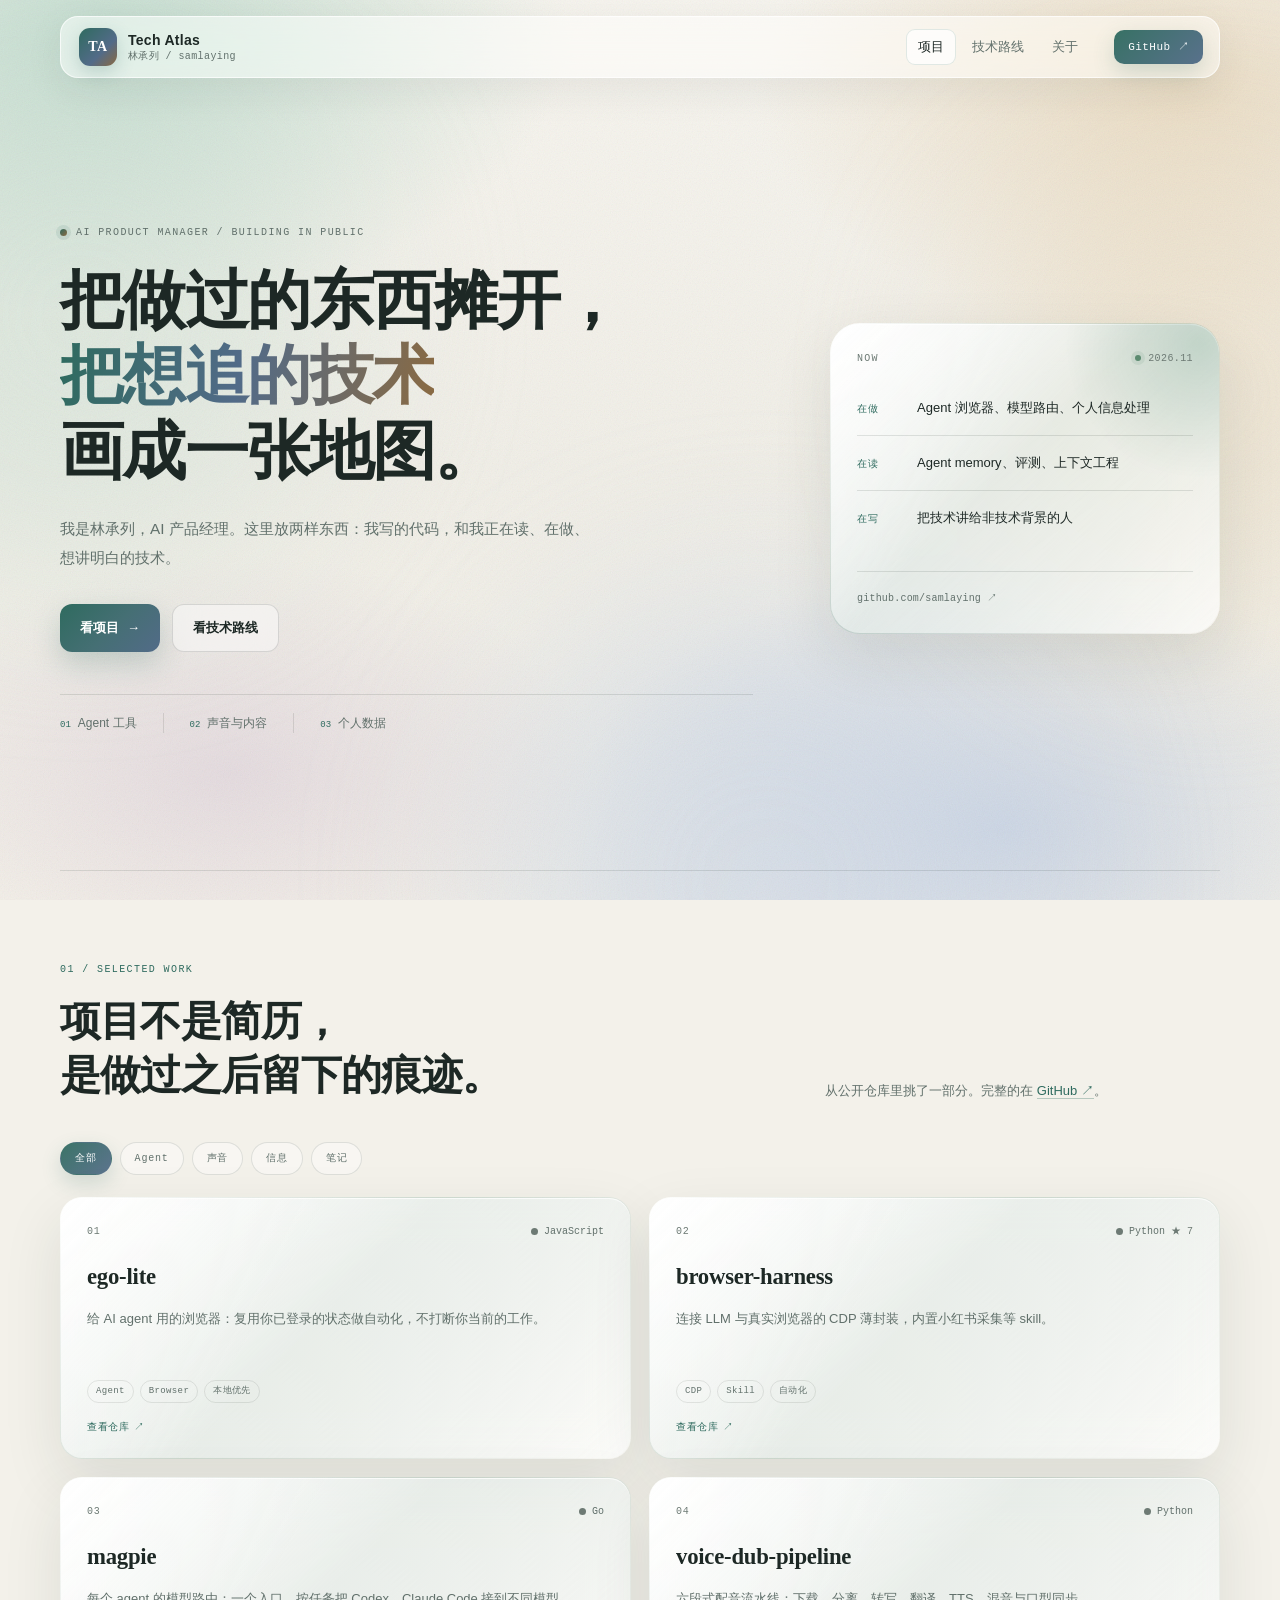
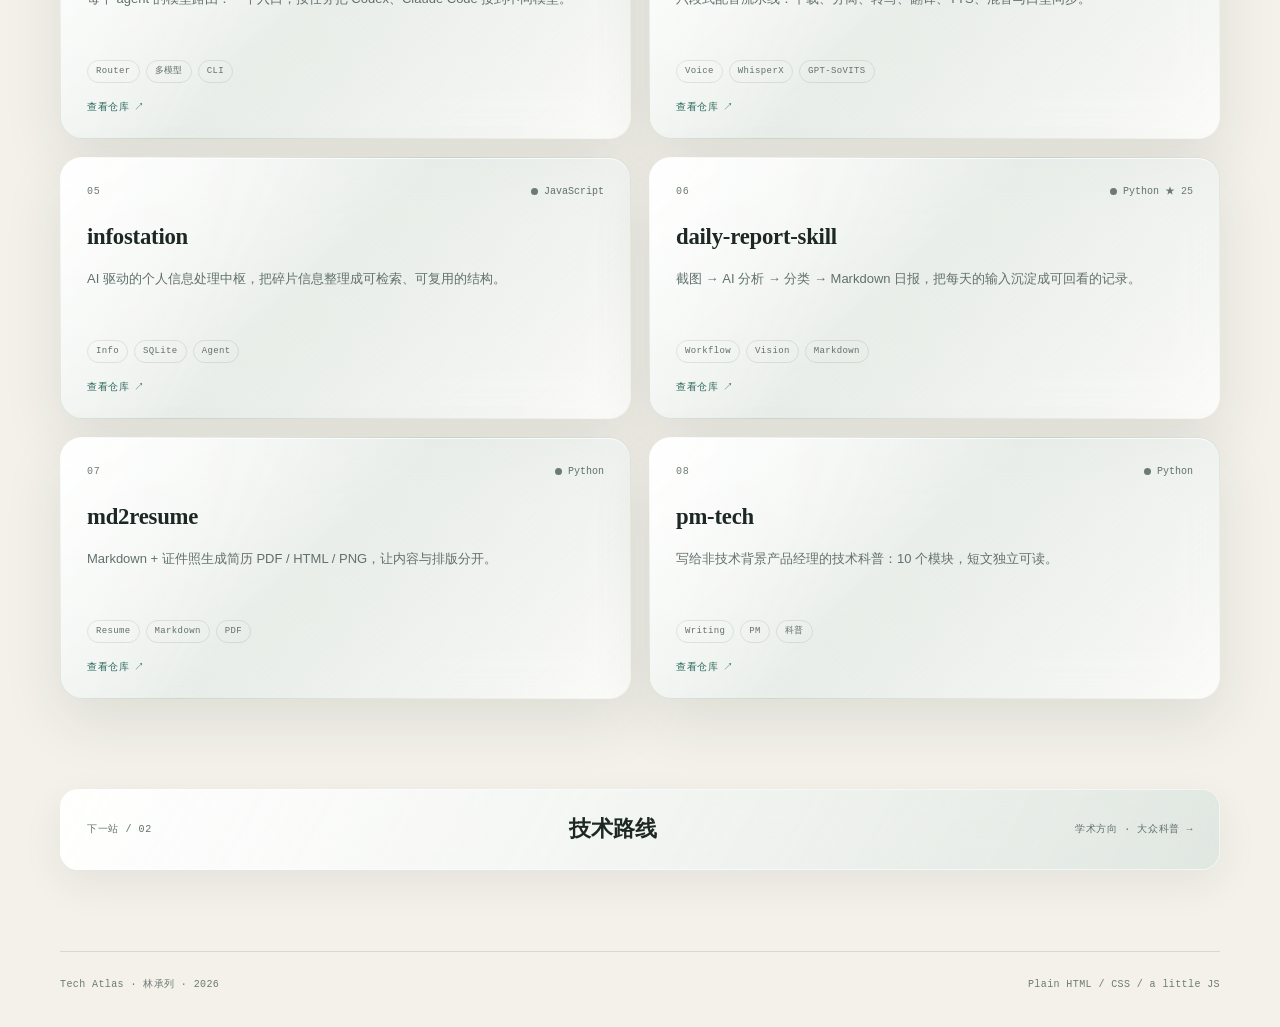
<file: index.html>
<!DOCTYPE html>
<html lang="zh-CN">
<head>
  <meta charset="UTF-8">
  <meta name="viewport" content="width=device-width, initial-scale=1.0">
  <meta name="description" content="林承列（samlaying）的 GitHub 项目：AI agent、浏览器自动化、声音与内容、个人信息处理。">
  <meta name="theme-color" content="#f3f1ea">
  <meta property="og:title" content="项目 · Tech Atlas">
  <meta property="og:description" content="我做过的东西：Agent 工具、声音与内容、个人信息处理。">
  <meta property="og:type" content="website">
  <title>项目 · Tech Atlas · 林承列</title>
  <link rel="icon" href="data:image/svg+xml,%3Csvg xmlns='http://www.w3.org/2000/svg' viewBox='0 0 64 64'%3E%3Cdefs%3E%3ClinearGradient id='g' x1='0' y1='0' x2='1' y2='1'%3E%3Cstop offset='0' stop-color='%232f6b5f'/%3E%3Cstop offset='1' stop-color='%23526b88'/%3E%3C/linearGradient%3E%3C/defs%3E%3Crect width='64' height='64' rx='16' fill='url(%23g)'/%3E%3Ctext x='32' y='42' font-family='Georgia,serif' font-size='24' font-weight='700' fill='%23fff' text-anchor='middle'%3ETA%3C/text%3E%3C/svg%3E">
  <link rel="stylesheet" href="./styles.css">
</head>
<body data-page="work">
  <a class="skip-link" href="#main">跳到主要内容</a>

  <div class="backdrop" aria-hidden="true">
    <span class="wash wash-a"></span>
    <span class="wash wash-b"></span>
    <span class="wash wash-c"></span>
    <span class="grain"></span>
  </div>

  <header class="nav">
    <a class="brand" href="./index.html" aria-label="Tech Atlas 首页">
      <span class="brand-mark" aria-hidden="true">TA</span>
      <span class="brand-text">
        <strong>Tech Atlas</strong>
        <small>林承列 / samlaying</small>
      </span>
    </a>

    <nav class="nav-links" aria-label="页面切换">
      <a href="./index.html" aria-current="page">项目</a>
      <a href="./tracks.html">技术路线</a>
      <a href="./about.html">关于</a>
    </nav>

    <a class="nav-cta" href="https://github.com/samlaying" target="_blank" rel="noreferrer">
      GitHub <span aria-hidden="true">↗</span>
    </a>
  </header>

  <main id="main">
    <section class="hero" id="top">
      <div class="hero-copy">
        <p class="eyebrow"><span class="eyebrow-dot"></span>AI PRODUCT MANAGER / BUILDING IN PUBLIC</p>
        <h1>
          把做过的东西摊开，<br>
          <span class="grad">把想追的技术</span><br>
          画成一张地图。
        </h1>
        <p class="lede">我是林承列，AI 产品经理。这里放两样东西：我写的代码，和我正在读、在做、想讲明白的技术。</p>
        <div class="hero-actions">
          <a class="button button-primary" href="#work">看项目 <span aria-hidden="true">→</span></a>
          <a class="button button-ghost" href="./tracks.html">看技术路线</a>
        </div>
        <ul class="hero-meta" aria-label="关注方向">
          <li><span>01</span> Agent 工具</li>
          <li><span>02</span> 声音与内容</li>
          <li><span>03</span> 个人数据</li>
        </ul>
      </div>

      <aside class="hero-card glass" aria-label="当前状态">
        <div class="card-head">
          <span>NOW</span>
          <span class="status"><i></i>2026.11</span>
        </div>
        <div class="now-list">
          <div class="now-item">
            <span class="now-k">在做</span>
            <p>Agent 浏览器、模型路由、个人信息处理</p>
          </div>
          <div class="now-item">
            <span class="now-k">在读</span>
            <p>Agent memory、评测、上下文工程</p>
          </div>
          <div class="now-item">
            <span class="now-k">在写</span>
            <p>把技术讲给非技术背景的人</p>
          </div>
        </div>
        <div class="card-foot">
          <a href="https://github.com/samlaying" target="_blank" rel="noreferrer">github.com/samlaying ↗</a>
        </div>
      </aside>
    </section>

    <section class="section" id="work">
      <header class="section-head" data-reveal>
        <div>
          <p class="section-kicker">01 / SELECTED WORK</p>
          <h2>项目不是简历，<br>是做过之后留下的痕迹。</h2>
        </div>
        <p class="section-note">从公开仓库里挑了一部分。完整的在 <a href="https://github.com/samlaying?tab=repositories" target="_blank" rel="noreferrer">GitHub ↗</a>。</p>
      </header>

      <div class="filters" role="group" aria-label="项目筛选" data-reveal>
        <button class="filter is-active" type="button" data-filter="all" aria-pressed="true">全部</button>
        <button class="filter" type="button" data-filter="agent" aria-pressed="false">Agent</button>
        <button class="filter" type="button" data-filter="voice" aria-pressed="false">声音</button>
        <button class="filter" type="button" data-filter="info" aria-pressed="false">信息</button>
        <button class="filter" type="button" data-filter="notes" aria-pressed="false">笔记</button>
      </div>

      <div class="project-grid">
        <article class="project glass" data-category="agent" data-reveal>
          <div class="project-top">
            <span class="project-index">01</span>
            <span class="project-lang"><i class="lang-js"></i>JavaScript</span>
          </div>
          <h3><a href="https://github.com/samlaying/ego-lite" target="_blank" rel="noreferrer">ego-lite</a></h3>
          <p>给 AI agent 用的浏览器：复用你已登录的状态做自动化，不打断你当前的工作。</p>
          <div class="project-tags"><span>Agent</span><span>Browser</span><span>本地优先</span></div>
          <a class="project-link" href="https://github.com/samlaying/ego-lite" target="_blank" rel="noreferrer" aria-label="打开 ego-lite 仓库">查看仓库 <span aria-hidden="true">↗</span></a>
        </article>

        <article class="project glass" data-category="agent" data-reveal>
          <div class="project-top">
            <span class="project-index">02</span>
            <span class="project-lang"><i class="lang-python"></i>Python <b>★ 7</b></span>
          </div>
          <h3><a href="https://github.com/samlaying/browser-harness" target="_blank" rel="noreferrer">browser-harness</a></h3>
          <p>连接 LLM 与真实浏览器的 CDP 薄封装，内置小红书采集等 skill。</p>
          <div class="project-tags"><span>CDP</span><span>Skill</span><span>自动化</span></div>
          <a class="project-link" href="https://github.com/samlaying/browser-harness" target="_blank" rel="noreferrer" aria-label="打开 browser-harness 仓库">查看仓库 <span aria-hidden="true">↗</span></a>
        </article>

        <article class="project glass" data-category="agent" data-reveal>
          <div class="project-top">
            <span class="project-index">03</span>
            <span class="project-lang"><i class="lang-go"></i>Go</span>
          </div>
          <h3><a href="https://github.com/samlaying/magpie" target="_blank" rel="noreferrer">magpie</a></h3>
          <p>每个 agent 的模型路由：一个入口，按任务把 Codex、Claude Code 接到不同模型。</p>
          <div class="project-tags"><span>Router</span><span>多模型</span><span>CLI</span></div>
          <a class="project-link" href="https://github.com/samlaying/magpie" target="_blank" rel="noreferrer" aria-label="打开 magpie 仓库">查看仓库 <span aria-hidden="true">↗</span></a>
        </article>

        <article class="project glass" data-category="voice" data-reveal>
          <div class="project-top">
            <span class="project-index">04</span>
            <span class="project-lang"><i class="lang-python"></i>Python</span>
          </div>
          <h3><a href="https://github.com/samlaying/voice-dub-pipeline" target="_blank" rel="noreferrer">voice-dub-pipeline</a></h3>
          <p>六段式配音流水线：下载、分离、转写、翻译、TTS、混音与口型同步。</p>
          <div class="project-tags"><span>Voice</span><span>WhisperX</span><span>GPT-SoVITS</span></div>
          <a class="project-link" href="https://github.com/samlaying/voice-dub-pipeline" target="_blank" rel="noreferrer" aria-label="打开 voice-dub-pipeline 仓库">查看仓库 <span aria-hidden="true">↗</span></a>
        </article>

        <article class="project glass" data-category="info" data-reveal>
          <div class="project-top">
            <span class="project-index">05</span>
            <span class="project-lang"><i class="lang-js"></i>JavaScript</span>
          </div>
          <h3><a href="https://github.com/samlaying/infostation" target="_blank" rel="noreferrer">infostation</a></h3>
          <p>AI 驱动的个人信息处理中枢，把碎片信息整理成可检索、可复用的结构。</p>
          <div class="project-tags"><span>Info</span><span>SQLite</span><span>Agent</span></div>
          <a class="project-link" href="https://github.com/samlaying/infostation" target="_blank" rel="noreferrer" aria-label="打开 infostation 仓库">查看仓库 <span aria-hidden="true">↗</span></a>
        </article>

        <article class="project glass" data-category="info" data-reveal>
          <div class="project-top">
            <span class="project-index">06</span>
            <span class="project-lang"><i class="lang-python"></i>Python <b>★ 25</b></span>
          </div>
          <h3><a href="https://github.com/samlaying/daily-report-skill" target="_blank" rel="noreferrer">daily-report-skill</a></h3>
          <p>截图 → AI 分析 → 分类 → Markdown 日报，把每天的输入沉淀成可回看的记录。</p>
          <div class="project-tags"><span>Workflow</span><span>Vision</span><span>Markdown</span></div>
          <a class="project-link" href="https://github.com/samlaying/daily-report-skill" target="_blank" rel="noreferrer" aria-label="打开 daily-report-skill 仓库">查看仓库 <span aria-hidden="true">↗</span></a>
        </article>

        <article class="project glass" data-category="notes" data-reveal>
          <div class="project-top">
            <span class="project-index">07</span>
            <span class="project-lang"><i class="lang-python"></i>Python</span>
          </div>
          <h3><a href="https://github.com/samlaying/md2resume" target="_blank" rel="noreferrer">md2resume</a></h3>
          <p>Markdown + 证件照生成简历 PDF / HTML / PNG，让内容与排版分开。</p>
          <div class="project-tags"><span>Resume</span><span>Markdown</span><span>PDF</span></div>
          <a class="project-link" href="https://github.com/samlaying/md2resume" target="_blank" rel="noreferrer" aria-label="打开 md2resume 仓库">查看仓库 <span aria-hidden="true">↗</span></a>
        </article>

        <article class="project glass" data-category="notes" data-reveal>
          <div class="project-top">
            <span class="project-index">08</span>
            <span class="project-lang"><i class="lang-python"></i>Python</span>
          </div>
          <h3><a href="https://github.com/samlaying/pm-tech" target="_blank" rel="noreferrer">pm-tech</a></h3>
          <p>写给非技术背景产品经理的技术科普：10 个模块，短文独立可读。</p>
          <div class="project-tags"><span>Writing</span><span>PM</span><span>科普</span></div>
          <a class="project-link" href="https://github.com/samlaying/pm-tech" target="_blank" rel="noreferrer" aria-label="打开 pm-tech 仓库">查看仓库 <span aria-hidden="true">↗</span></a>
        </article>
      </div>
    </section>

    <section class="page-next" aria-label="下一页">
      <a href="./tracks.html">
        <span>下一站 / 02</span>
        <strong>技术路线</strong>
        <span>学术方向 · 大众科普 <span aria-hidden="true">→</span></span>
      </a>
    </section>
  </main>

  <footer class="footer">
    <p>Tech Atlas · 林承列 · <span id="year">2026</span></p>
    <p>Plain HTML / CSS / a little JS</p>
  </footer>

  <script src="./script.js"></script>
</body>
</html>
</file>
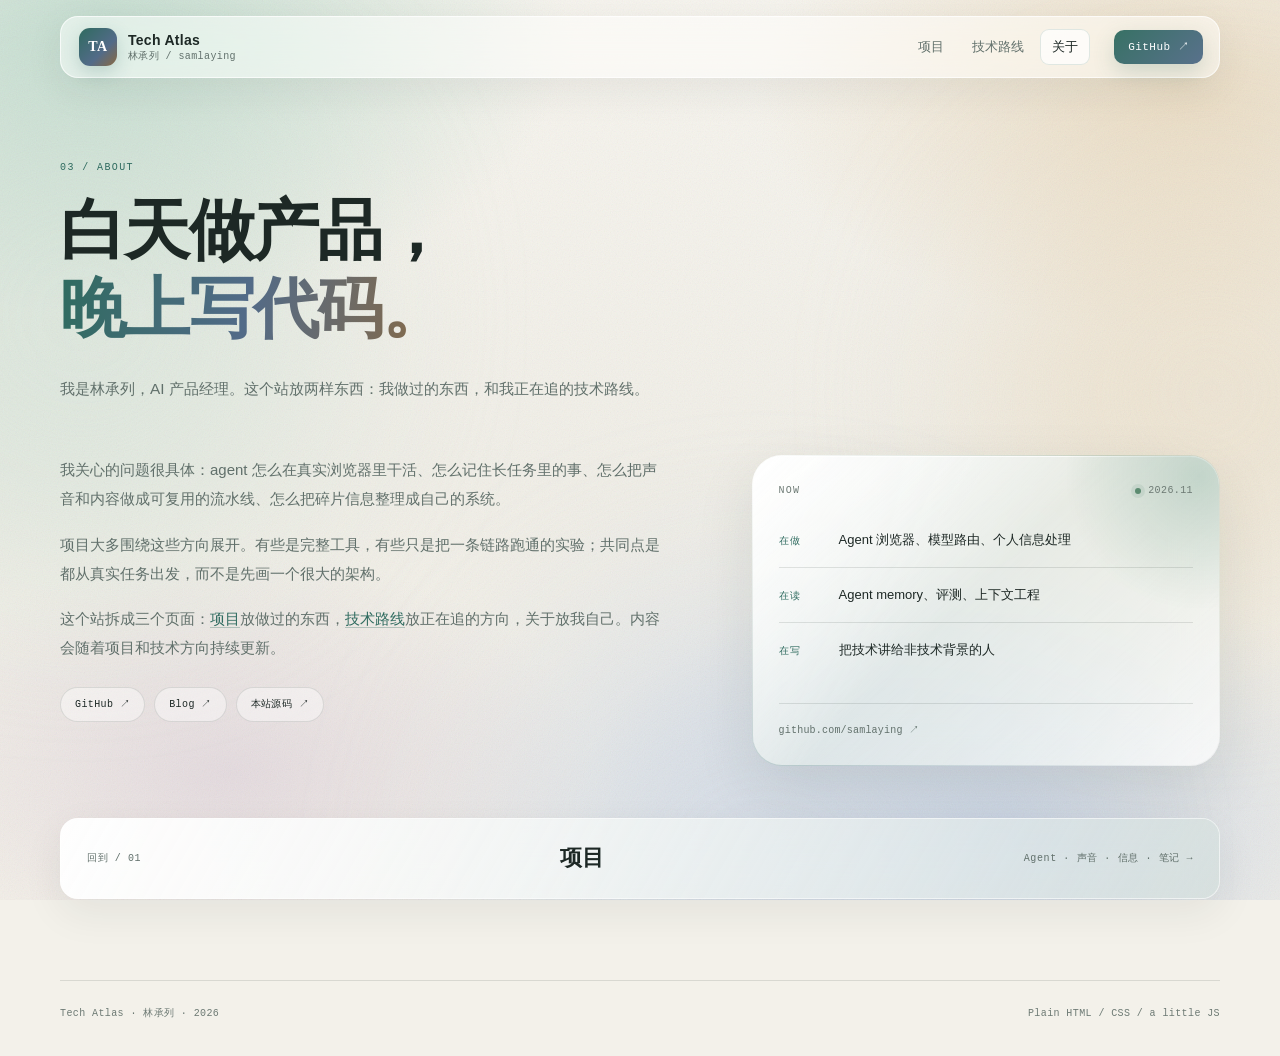
<file: about.html>
<!DOCTYPE html>
<html lang="zh-CN">
<head>
  <meta charset="UTF-8">
  <meta name="viewport" content="width=device-width, initial-scale=1.0">
  <meta name="description" content="关于林承列（samlaying）：AI 产品经理，做 agent 工具、声音与内容、个人信息处理。">
  <meta name="theme-color" content="#f3f1ea">
  <meta property="og:title" content="关于 · Tech Atlas">
  <meta property="og:description" content="白天做产品，晚上写代码。">
  <meta property="og:type" content="website">
  <title>关于 · Tech Atlas · 林承列</title>
  <link rel="icon" href="data:image/svg+xml,%3Csvg xmlns='http://www.w3.org/2000/svg' viewBox='0 0 64 64'%3E%3Cdefs%3E%3ClinearGradient id='g' x1='0' y1='0' x2='1' y2='1'%3E%3Cstop offset='0' stop-color='%232f6b5f'/%3E%3Cstop offset='1' stop-color='%23526b88'/%3E%3C/linearGradient%3E%3C/defs%3E%3Crect width='64' height='64' rx='16' fill='url(%23g)'/%3E%3Ctext x='32' y='42' font-family='Georgia,serif' font-size='24' font-weight='700' fill='%23fff' text-anchor='middle'%3ETA%3C/text%3E%3C/svg%3E">
  <link rel="stylesheet" href="./styles.css">
</head>
<body data-page="about">
  <a class="skip-link" href="#main">跳到主要内容</a>

  <div class="backdrop" aria-hidden="true">
    <span class="wash wash-a"></span>
    <span class="wash wash-b"></span>
    <span class="wash wash-c"></span>
    <span class="grain"></span>
  </div>

  <header class="nav">
    <a class="brand" href="./index.html" aria-label="Tech Atlas 首页">
      <span class="brand-mark" aria-hidden="true">TA</span>
      <span class="brand-text">
        <strong>Tech Atlas</strong>
        <small>林承列 / samlaying</small>
      </span>
    </a>

    <nav class="nav-links" aria-label="页面切换">
      <a href="./index.html">项目</a>
      <a href="./tracks.html">技术路线</a>
      <a href="./about.html" aria-current="page">关于</a>
    </nav>

    <a class="nav-cta" href="https://github.com/samlaying" target="_blank" rel="noreferrer">
      GitHub <span aria-hidden="true">↗</span>
    </a>
  </header>

  <main id="main">
    <header class="page-hero">
      <p class="section-kicker">03 / ABOUT</p>
      <h1>白天做产品，<br><span class="grad">晚上写代码。</span></h1>
      <p class="lede">我是林承列，AI 产品经理。这个站放两样东西：我做过的东西，和我正在追的技术路线。</p>
    </header>

    <section class="section section-flush" id="about">
      <div class="about-page">
        <div class="about-main" data-reveal>
          <p>我关心的问题很具体：agent 怎么在真实浏览器里干活、怎么记住长任务里的事、怎么把声音和内容做成可复用的流水线、怎么把碎片信息整理成自己的系统。</p>
          <p>项目大多围绕这些方向展开。有些是完整工具，有些只是把一条链路跑通的实验；共同点是都从真实任务出发，而不是先画一个很大的架构。</p>
          <p>这个站拆成三个页面：<a href="./index.html">项目</a>放做过的东西，<a href="./tracks.html">技术路线</a>放正在追的方向，关于放我自己。内容会随着项目和技术方向持续更新。</p>

          <div class="about-links">
            <a href="https://github.com/samlaying" target="_blank" rel="noreferrer">GitHub <span aria-hidden="true">↗</span></a>
            <a href="https://justin3go.com" target="_blank" rel="noreferrer">Blog <span aria-hidden="true">↗</span></a>
            <a href="https://github.com/samlaying/tech-atlas" target="_blank" rel="noreferrer">本站源码 <span aria-hidden="true">↗</span></a>
          </div>
        </div>

        <aside class="hero-card now-card glass" aria-label="当前状态" data-reveal>
          <div class="card-head">
            <span>NOW</span>
            <span class="status"><i></i>2026.11</span>
          </div>
          <div class="now-list">
            <div class="now-item">
              <span class="now-k">在做</span>
              <p>Agent 浏览器、模型路由、个人信息处理</p>
            </div>
            <div class="now-item">
              <span class="now-k">在读</span>
              <p>Agent memory、评测、上下文工程</p>
            </div>
            <div class="now-item">
              <span class="now-k">在写</span>
              <p>把技术讲给非技术背景的人</p>
            </div>
          </div>
          <div class="card-foot">
            <a href="https://github.com/samlaying" target="_blank" rel="noreferrer">github.com/samlaying ↗</a>
          </div>
        </aside>
      </div>
    </section>

    <section class="page-next" aria-label="回到开始">
      <a href="./index.html">
        <span>回到 / 01</span>
        <strong>项目</strong>
        <span>Agent · 声音 · 信息 · 笔记 <span aria-hidden="true">→</span></span>
      </a>
    </section>
  </main>

  <footer class="footer">
    <p>Tech Atlas · 林承列 · <span id="year">2026</span></p>
    <p>Plain HTML / CSS / a little JS</p>
  </footer>

  <script src="./script.js"></script>
</body>
</html>
</file>
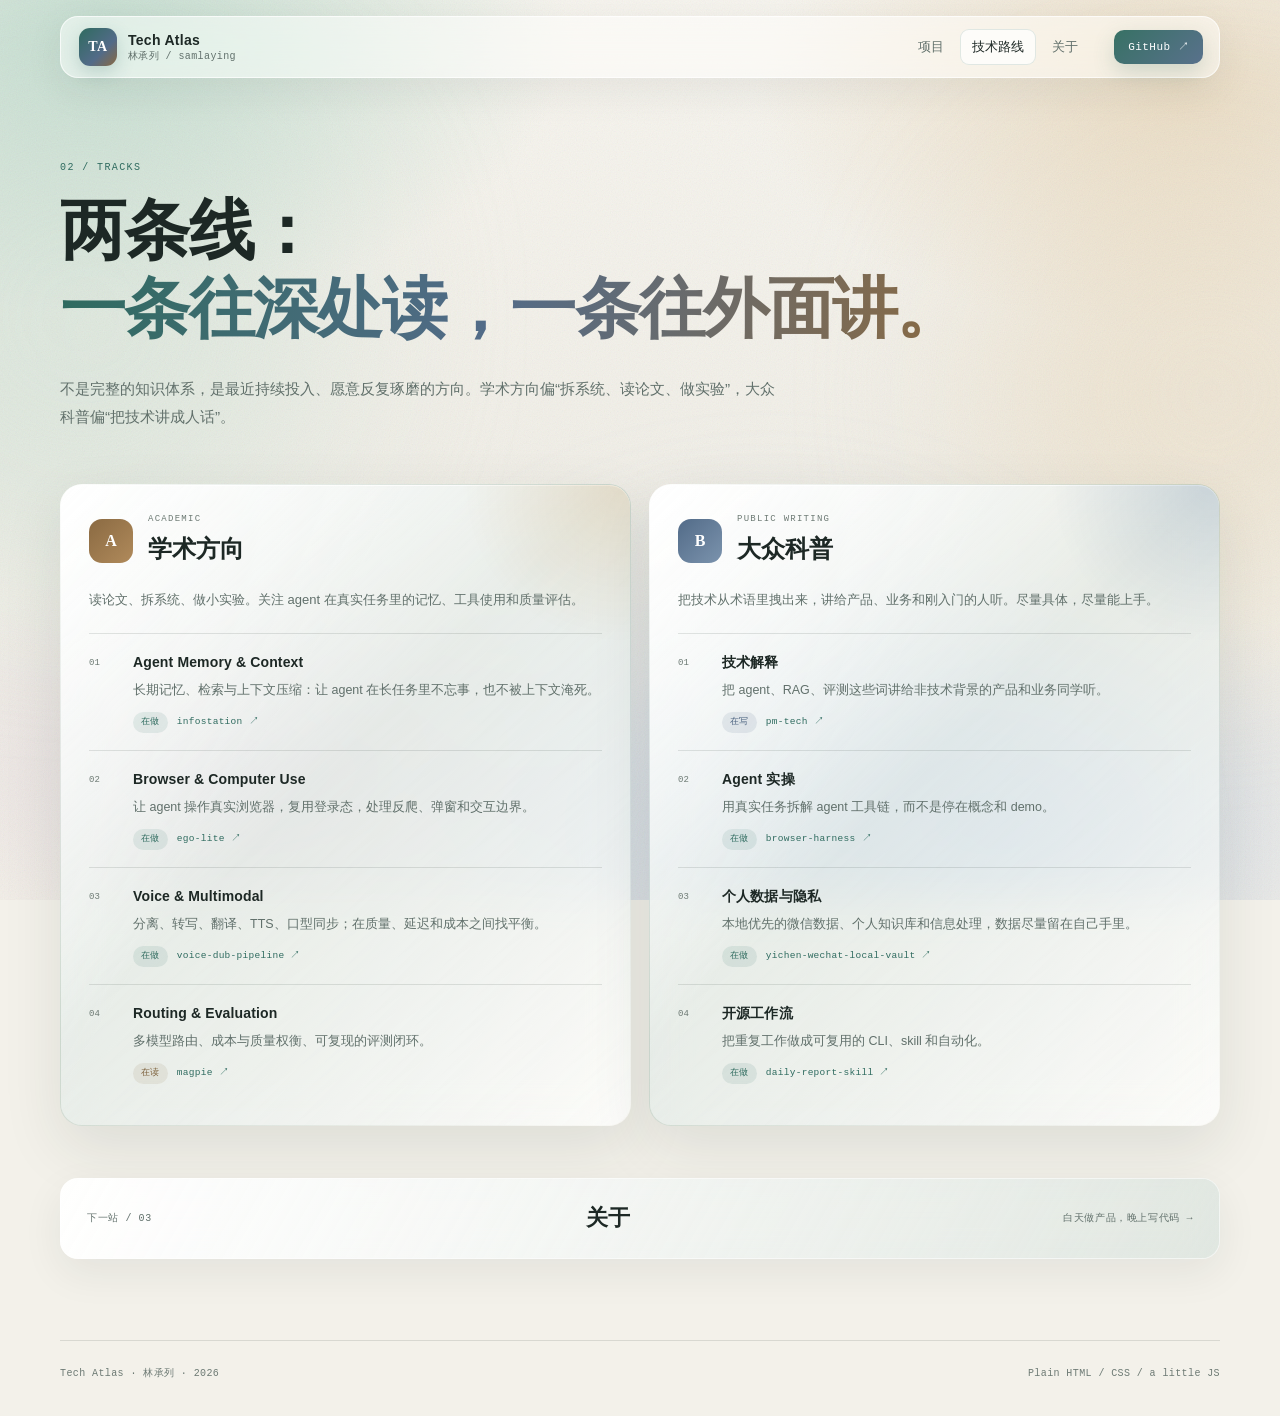
<file: tracks.html>
<!DOCTYPE html>
<html lang="zh-CN">
<head>
  <meta charset="UTF-8">
  <meta name="viewport" content="width=device-width, initial-scale=1.0">
  <meta name="description" content="林承列关注的技术路线：Agent Memory、Browser & Computer Use、Voice & Multimodal、Routing & Evaluation；以及技术科普写作。">
  <meta name="theme-color" content="#f3f1ea">
  <meta property="og:title" content="技术路线 · Tech Atlas">
  <meta property="og:description" content="两条线：一条往深处读，一条往外面讲。">
  <meta property="og:type" content="website">
  <title>技术路线 · Tech Atlas · 林承列</title>
  <link rel="icon" href="data:image/svg+xml,%3Csvg xmlns='http://www.w3.org/2000/svg' viewBox='0 0 64 64'%3E%3Cdefs%3E%3ClinearGradient id='g' x1='0' y1='0' x2='1' y2='1'%3E%3Cstop offset='0' stop-color='%232f6b5f'/%3E%3Cstop offset='1' stop-color='%23526b88'/%3E%3C/linearGradient%3E%3C/defs%3E%3Crect width='64' height='64' rx='16' fill='url(%23g)'/%3E%3Ctext x='32' y='42' font-family='Georgia,serif' font-size='24' font-weight='700' fill='%23fff' text-anchor='middle'%3ETA%3C/text%3E%3C/svg%3E">
  <link rel="stylesheet" href="./styles.css">
</head>
<body data-page="tracks">
  <a class="skip-link" href="#main">跳到主要内容</a>

  <div class="backdrop" aria-hidden="true">
    <span class="wash wash-a"></span>
    <span class="wash wash-b"></span>
    <span class="wash wash-c"></span>
    <span class="grain"></span>
  </div>

  <header class="nav">
    <a class="brand" href="./index.html" aria-label="Tech Atlas 首页">
      <span class="brand-mark" aria-hidden="true">TA</span>
      <span class="brand-text">
        <strong>Tech Atlas</strong>
        <small>林承列 / samlaying</small>
      </span>
    </a>

    <nav class="nav-links" aria-label="页面切换">
      <a href="./index.html">项目</a>
      <a href="./tracks.html" aria-current="page">技术路线</a>
      <a href="./about.html">关于</a>
    </nav>

    <a class="nav-cta" href="https://github.com/samlaying" target="_blank" rel="noreferrer">
      GitHub <span aria-hidden="true">↗</span>
    </a>
  </header>

  <main id="main">
    <header class="page-hero">
      <p class="section-kicker">02 / TRACKS</p>
      <h1>两条线：<br><span class="grad">一条往深处读，一条往外面讲。</span></h1>
      <p class="lede">不是完整的知识体系，是最近持续投入、愿意反复琢磨的方向。学术方向偏“拆系统、读论文、做实验”，大众科普偏“把技术讲成人话”。</p>
    </header>

    <section class="section section-flush" id="tracks">
      <div class="track-grid">
        <article class="track glass track-academic" data-reveal>
          <header class="track-head">
            <span class="track-mark">A</span>
            <div>
              <p class="track-en">ACADEMIC</p>
              <h3>学术方向</h3>
            </div>
          </header>
          <p class="track-intro">读论文、拆系统、做小实验。关注 agent 在真实任务里的记忆、工具使用和质量评估。</p>
          <ol class="track-list">
            <li>
              <span class="track-no">01</span>
              <div class="track-body">
                <h4>Agent Memory &amp; Context</h4>
                <p>长期记忆、检索与上下文压缩：让 agent 在长任务里不忘事，也不被上下文淹死。</p>
                <div class="track-foot"><span class="pill pill-doing">在做</span><a href="https://github.com/samlaying/infostation" target="_blank" rel="noreferrer">infostation ↗</a></div>
              </div>
            </li>
            <li>
              <span class="track-no">02</span>
              <div class="track-body">
                <h4>Browser &amp; Computer Use</h4>
                <p>让 agent 操作真实浏览器，复用登录态，处理反爬、弹窗和交互边界。</p>
                <div class="track-foot"><span class="pill pill-doing">在做</span><a href="https://github.com/samlaying/ego-lite" target="_blank" rel="noreferrer">ego-lite ↗</a></div>
              </div>
            </li>
            <li>
              <span class="track-no">03</span>
              <div class="track-body">
                <h4>Voice &amp; Multimodal</h4>
                <p>分离、转写、翻译、TTS、口型同步；在质量、延迟和成本之间找平衡。</p>
                <div class="track-foot"><span class="pill pill-doing">在做</span><a href="https://github.com/samlaying/voice-dub-pipeline" target="_blank" rel="noreferrer">voice-dub-pipeline ↗</a></div>
              </div>
            </li>
            <li>
              <span class="track-no">04</span>
              <div class="track-body">
                <h4>Routing &amp; Evaluation</h4>
                <p>多模型路由、成本与质量权衡、可复现的评测闭环。</p>
                <div class="track-foot"><span class="pill pill-reading">在读</span><a href="https://github.com/samlaying/magpie" target="_blank" rel="noreferrer">magpie ↗</a></div>
              </div>
            </li>
          </ol>
        </article>

        <article class="track glass track-public" data-reveal>
          <header class="track-head">
            <span class="track-mark">B</span>
            <div>
              <p class="track-en">PUBLIC WRITING</p>
              <h3>大众科普</h3>
            </div>
          </header>
          <p class="track-intro">把技术从术语里拽出来，讲给产品、业务和刚入门的人听。尽量具体，尽量能上手。</p>
          <ol class="track-list">
            <li>
              <span class="track-no">01</span>
              <div class="track-body">
                <h4>技术解释</h4>
                <p>把 agent、RAG、评测这些词讲给非技术背景的产品和业务同学听。</p>
                <div class="track-foot"><span class="pill pill-writing">在写</span><a href="https://github.com/samlaying/pm-tech" target="_blank" rel="noreferrer">pm-tech ↗</a></div>
              </div>
            </li>
            <li>
              <span class="track-no">02</span>
              <div class="track-body">
                <h4>Agent 实操</h4>
                <p>用真实任务拆解 agent 工具链，而不是停在概念和 demo。</p>
                <div class="track-foot"><span class="pill pill-doing">在做</span><a href="https://github.com/samlaying/browser-harness" target="_blank" rel="noreferrer">browser-harness ↗</a></div>
              </div>
            </li>
            <li>
              <span class="track-no">03</span>
              <div class="track-body">
                <h4>个人数据与隐私</h4>
                <p>本地优先的微信数据、个人知识库和信息处理，数据尽量留在自己手里。</p>
                <div class="track-foot"><span class="pill pill-doing">在做</span><a href="https://github.com/samlaying/yichen-wechat-local-vault" target="_blank" rel="noreferrer">yichen-wechat-local-vault ↗</a></div>
              </div>
            </li>
            <li>
              <span class="track-no">04</span>
              <div class="track-body">
                <h4>开源工作流</h4>
                <p>把重复工作做成可复用的 CLI、skill 和自动化。</p>
                <div class="track-foot"><span class="pill pill-doing">在做</span><a href="https://github.com/samlaying/daily-report-skill" target="_blank" rel="noreferrer">daily-report-skill ↗</a></div>
              </div>
            </li>
          </ol>
        </article>
      </div>
    </section>

    <section class="page-next" aria-label="下一页">
      <a href="./about.html">
        <span>下一站 / 03</span>
        <strong>关于</strong>
        <span>白天做产品，晚上写代码 <span aria-hidden="true">→</span></span>
      </a>
    </section>
  </main>

  <footer class="footer">
    <p>Tech Atlas · 林承列 · <span id="year">2026</span></p>
    <p>Plain HTML / CSS / a little JS</p>
  </footer>

  <script src="./script.js"></script>
</body>
</html>
</file>
<file: styles.css>
:root {
  --paper: #f3f1ea;
  --ink: #1d2825;
  --muted: #61706b;
  --faint: #6d7a74;
  --line: rgba(29, 40, 37, 0.12);
  --line-strong: rgba(29, 40, 37, 0.2);
  --accent: #2f6b5f;
  --accent-2: #526b88;
  --ochre: #8a6a42;
  --glass: rgba(255, 255, 255, 0.52);
  --glass-strong: rgba(255, 255, 255, 0.72);
  --shadow: 0 22px 60px rgba(32, 48, 44, 0.1);
  --shadow-lift: 0 28px 70px rgba(32, 48, 44, 0.14);
  --radius: 22px;
  --radius-lg: 30px;
  --serif: "Songti SC", "Noto Serif SC", "Source Han Serif SC", "STSong", Georgia, serif;
  --sans: -apple-system, BlinkMacSystemFont, "PingFang SC", "Noto Sans SC", "Microsoft YaHei", sans-serif;
  --mono: "SF Mono", "JetBrains Mono", "Cascadia Code", Menlo, Consolas, monospace;
}

* {
  box-sizing: border-box;
}

html {
  scroll-behavior: smooth;
}

body {
  margin: 0;
  background: var(--paper);
  color: var(--ink);
  font-family: var(--sans);
  font-size: 16px;
  line-height: 1.7;
  -webkit-font-smoothing: antialiased;
  text-rendering: optimizeLegibility;
  overflow-x: hidden;
}

a {
  color: inherit;
  text-decoration: none;
}

button {
  font: inherit;
}

::selection {
  background: rgba(47, 107, 95, 0.2);
}

a:focus-visible,
button:focus-visible {
  outline: 2px solid rgba(47, 107, 95, 0.55);
  outline-offset: 3px;
  border-radius: 4px;
}

.skip-link {
  position: fixed;
  top: -100px;
  left: 24px;
  z-index: 100;
  padding: 10px 16px;
  border-radius: 10px;
  background: var(--ink);
  color: #fff;
  transition: top 0.2s ease;
}

.skip-link:focus {
  top: 16px;
}

/* ---------- background ---------- */

.backdrop {
  position: fixed;
  inset: 0;
  z-index: -2;
  overflow: hidden;
  background:
    radial-gradient(52% 44% at 8% 4%, rgba(190, 219, 205, 0.85) 0%, rgba(190, 219, 205, 0) 70%),
    radial-gradient(46% 38% at 92% 10%, rgba(232, 216, 188, 0.78) 0%, rgba(232, 216, 188, 0) 72%),
    radial-gradient(48% 42% at 78% 92%, rgba(190, 204, 226, 0.72) 0%, rgba(190, 204, 226, 0) 70%),
    radial-gradient(40% 34% at 18% 86%, rgba(214, 199, 214, 0.5) 0%, rgba(214, 199, 214, 0) 72%),
    linear-gradient(180deg, #f7f5ef 0%, #f1efe8 52%, #f5f2ea 100%);
}

.wash {
  position: absolute;
  border-radius: 50%;
  filter: blur(90px);
  opacity: 0.5;
  will-change: transform;
}

.wash-a {
  width: 520px;
  height: 520px;
  left: -180px;
  top: 6%;
  background: linear-gradient(140deg, #bcd9ca, #dce8df);
  animation: drift-a 28s ease-in-out infinite alternate;
}

.wash-b {
  width: 460px;
  height: 460px;
  right: -160px;
  top: 18%;
  background: linear-gradient(140deg, #e7d5b6, #efe3cc);
  animation: drift-b 34s ease-in-out infinite alternate;
}

.wash-c {
  width: 560px;
  height: 560px;
  left: 38%;
  bottom: -260px;
  background: linear-gradient(140deg, #c3d1e5, #d9e1ec);
  animation: drift-c 30s ease-in-out infinite alternate;
}

.grain {
  position: absolute;
  inset: 0;
  opacity: 0.24;
  pointer-events: none;
  background-image: url("data:image/svg+xml,%3Csvg xmlns='http://www.w3.org/2000/svg' width='180' height='180'%3E%3Cfilter id='n'%3E%3CfeTurbulence type='fractalNoise' baseFrequency='.85' numOctaves='3' stitchTiles='stitch'/%3E%3C/filter%3E%3Crect width='100%25' height='100%25' filter='url(%23n)' opacity='.38'/%3E%3C/svg%3E");
  mix-blend-mode: multiply;
}

@keyframes drift-a {
  from { transform: translate3d(0, 0, 0) scale(1); }
  to { transform: translate3d(60px, 40px, 0) scale(1.08); }
}

@keyframes drift-b {
  from { transform: translate3d(0, 0, 0) scale(1); }
  to { transform: translate3d(-50px, 30px, 0) scale(1.06); }
}

@keyframes drift-c {
  from { transform: translate3d(0, 0, 0) scale(1); }
  to { transform: translate3d(30px, -40px, 0) scale(1.05); }
}

/* ---------- glass ---------- */

.glass {
  position: relative;
  background:
    linear-gradient(145deg, rgba(255, 255, 255, 0.7), rgba(255, 255, 255, 0.4)) padding-box,
    linear-gradient(135deg, rgba(255, 255, 255, 0.95), rgba(128, 166, 153, 0.34) 46%, rgba(255, 255, 255, 0.58)) border-box;
  border: 1px solid transparent;
  border-radius: var(--radius);
  box-shadow: var(--shadow), inset 0 1px 0 rgba(255, 255, 255, 0.72);
  -webkit-backdrop-filter: blur(22px) saturate(128%);
  backdrop-filter: blur(22px) saturate(128%);
}

.glass::before {
  content: "";
  position: absolute;
  inset: 0;
  border-radius: inherit;
  pointer-events: none;
  background: linear-gradient(120deg, rgba(255, 255, 255, 0.5), rgba(255, 255, 255, 0) 38%);
  opacity: 0.65;
}

.glass > * {
  position: relative;
  z-index: 1;
}

@supports not ((backdrop-filter: blur(1px)) or (-webkit-backdrop-filter: blur(1px))) {
  .glass {
    background: rgba(255, 255, 255, 0.9);
  }
}

/* ---------- nav ---------- */

.nav {
  position: sticky;
  top: 16px;
  z-index: 40;
  width: min(1160px, calc(100% - 48px));
  margin: 16px auto 0;
  padding: 11px 16px 11px 18px;
  display: flex;
  align-items: center;
  gap: 24px;
  border: 1px solid rgba(255, 255, 255, 0.7);
  border-radius: 18px;
  background: rgba(255, 255, 255, 0.52);
  box-shadow: 0 12px 40px rgba(32, 48, 44, 0.07);
  -webkit-backdrop-filter: blur(20px) saturate(140%);
  backdrop-filter: blur(20px) saturate(140%);
}

.brand {
  display: inline-flex;
  align-items: center;
  gap: 11px;
  min-width: 0;
}

.brand-mark {
  width: 38px;
  height: 38px;
  display: grid;
  place-items: center;
  flex: 0 0 auto;
  border-radius: 11px;
  background: linear-gradient(135deg, #2f6b5f 0%, #526b88 62%, #8a6a42 100%);
  color: #fff;
  font-family: var(--serif);
  font-size: 14px;
  font-weight: 700;
  letter-spacing: 0.04em;
  box-shadow: 0 6px 18px rgba(47, 107, 95, 0.22);
}

.brand-text {
  display: flex;
  flex-direction: column;
  line-height: 1.15;
}

.brand-text strong {
  font-size: 14px;
  font-weight: 650;
  letter-spacing: 0.02em;
}

.brand-text small {
  margin-top: 3px;
  color: var(--muted);
  font-family: var(--mono);
  font-size: 10px;
  letter-spacing: 0.04em;
}

.nav-links {
  display: flex;
  align-items: center;
  gap: 4px;
  margin-left: auto;
}

.nav-links a {
  padding: 7px 12px;
  border-radius: 9px;
  color: var(--muted);
  font-size: 13px;
  transition: background 0.2s ease, color 0.2s ease;
}

.nav-links a:hover,
.nav-links a[aria-current="page"] {
  background: rgba(255, 255, 255, 0.72);
  color: var(--ink);
  box-shadow: inset 0 0 0 1px rgba(47, 107, 95, 0.14);
}

.nav-cta {
  flex: 0 0 auto;
  padding: 8px 14px;
  border-radius: 10px;
  background: linear-gradient(135deg, rgba(47, 107, 95, 0.96), rgba(82, 107, 136, 0.96));
  color: #fff;
  font-family: var(--mono);
  font-size: 11px;
  letter-spacing: 0.04em;
  box-shadow: 0 8px 22px rgba(47, 107, 95, 0.2);
  transition: transform 0.2s ease, box-shadow 0.2s ease;
}

.nav-cta:hover {
  transform: translateY(-1px);
  box-shadow: 0 12px 26px rgba(47, 107, 95, 0.26);
}

/* ---------- layout ---------- */

main {
  width: min(1160px, calc(100% - 48px));
  margin: 0 auto;
}

.hero {
  min-height: calc(100vh - 108px);
  display: grid;
  grid-template-columns: minmax(0, 1.28fr) minmax(320px, 0.72fr);
  gap: clamp(36px, 6vw, 84px);
  align-items: center;
  padding: clamp(64px, 9vh, 110px) 0 72px;
}

.eyebrow,
.section-kicker,
.track-en {
  margin: 0;
  color: var(--muted);
  font-family: var(--mono);
  font-size: 10px;
  font-weight: 500;
  letter-spacing: 0.14em;
  text-transform: uppercase;
}

.eyebrow {
  display: flex;
  align-items: center;
  gap: 9px;
  margin-bottom: 22px;
}

.eyebrow-dot {
  width: 7px;
  height: 7px;
  border-radius: 50%;
  background: linear-gradient(135deg, #2f6b5f, #8a6a42);
  box-shadow: 0 0 0 4px rgba(47, 107, 95, 0.1);
}

h1 {
  margin: 0;
  font-family: var(--serif);
  font-size: clamp(2.55rem, 5vw, 4.5rem);
  font-weight: 600;
  line-height: 1.18;
  letter-spacing: -0.025em;
}

.grad {
  background: linear-gradient(100deg, #2f6b5f 0%, #526b88 48%, #8a6a42 100%);
  -webkit-background-clip: text;
  background-clip: text;
  color: transparent;
}

.lede {
  max-width: 35em;
  margin: 26px 0 0;
  color: var(--muted);
  font-size: clamp(0.95rem, 1.2vw, 1.05rem);
  line-height: 1.85;
}

.hero-actions {
  display: flex;
  flex-wrap: wrap;
  gap: 12px;
  margin-top: 32px;
}

.button {
  display: inline-flex;
  align-items: center;
  gap: 8px;
  padding: 12px 20px;
  border-radius: 12px;
  font-size: 13px;
  font-weight: 600;
  transition: transform 0.2s ease, box-shadow 0.2s ease, background 0.2s ease;
}

.button-primary {
  background: linear-gradient(135deg, #2f6b5f 0%, #456f74 52%, #526b88 100%);
  color: #fff;
  box-shadow: 0 12px 28px rgba(47, 107, 95, 0.22);
}

.button-primary:hover {
  transform: translateY(-2px);
  box-shadow: 0 16px 34px rgba(47, 107, 95, 0.28);
}

.button-ghost {
  border: 1px solid rgba(29, 40, 37, 0.14);
  background: rgba(255, 255, 255, 0.44);
  color: var(--ink);
  -webkit-backdrop-filter: blur(12px);
  backdrop-filter: blur(12px);
}

.button-ghost:hover {
  background: rgba(255, 255, 255, 0.72);
  transform: translateY(-2px);
}

.hero-meta {
  display: flex;
  flex-wrap: wrap;
  gap: 0;
  margin: 42px 0 0;
  padding: 18px 0 0;
  border-top: 1px solid var(--line);
  list-style: none;
}

.hero-meta li {
  display: flex;
  align-items: baseline;
  gap: 7px;
  padding-right: 26px;
  margin-right: 26px;
  border-right: 1px solid var(--line);
  color: var(--muted);
  font-size: 12px;
}

.hero-meta li:last-child {
  padding-right: 0;
  margin-right: 0;
  border-right: 0;
}

.hero-meta span {
  color: var(--accent);
  font-family: var(--mono);
  font-size: 9px;
}

.hero-card {
  border-radius: var(--radius-lg);
  padding: 26px;
  overflow: hidden;
}

.hero-card::after {
  content: "";
  position: absolute;
  width: 280px;
  height: 280px;
  right: -120px;
  top: -120px;
  border-radius: 50%;
  background: radial-gradient(circle, rgba(139, 178, 162, 0.42), rgba(139, 178, 162, 0) 68%);
  pointer-events: none;
}

.card-head,
.card-foot {
  display: flex;
  align-items: center;
  justify-content: space-between;
  gap: 12px;
  color: var(--faint);
  font-family: var(--mono);
  font-size: 10px;
  letter-spacing: 0.12em;
}

.status {
  display: inline-flex;
  align-items: center;
  gap: 7px;
  letter-spacing: 0.04em;
}

.status i {
  width: 6px;
  height: 6px;
  border-radius: 50%;
  background: #5c8b70;
  box-shadow: 0 0 0 4px rgba(92, 139, 112, 0.12);
}

.now-list {
  margin: 26px 0;
}

.now-item {
  display: grid;
  grid-template-columns: 48px 1fr;
  gap: 12px;
  padding: 16px 0;
  border-top: 1px solid var(--line);
}

.now-item:first-child {
  border-top: 0;
  padding-top: 4px;
}

.now-k {
  color: var(--accent);
  font-family: var(--mono);
  font-size: 10px;
  letter-spacing: 0.1em;
  padding-top: 4px;
}

.now-item p {
  margin: 0;
  color: var(--ink);
  font-size: 13px;
  line-height: 1.7;
}

.card-foot {
  padding-top: 18px;
  border-top: 1px solid var(--line);
}

.card-foot a {
  color: var(--muted);
  letter-spacing: 0.02em;
}

.card-foot a:hover {
  color: var(--accent);
}

/* ---------- sections ---------- */

.section {
  padding: clamp(72px, 10vh, 120px) 0;
  border-top: 1px solid var(--line);
}

.section-head {
  display: grid;
  grid-template-columns: minmax(0, 1.3fr) minmax(220px, 0.7fr);
  gap: 32px;
  align-items: end;
  margin-bottom: 40px;
}

.section-kicker {
  margin-bottom: 16px;
  color: var(--accent);
}

h2 {
  margin: 0;
  font-family: var(--serif);
  font-size: clamp(1.8rem, 3.2vw, 2.8rem);
  font-weight: 600;
  line-height: 1.32;
  letter-spacing: -0.02em;
}

.section-note {
  margin: 0;
  color: var(--muted);
  font-size: 13px;
  line-height: 1.8;
}

.section-note a {
  color: var(--accent);
  border-bottom: 1px solid rgba(47, 107, 95, 0.3);
}

/* ---------- subpages ---------- */

.page-hero {
  padding: clamp(64px, 9vh, 108px) 0 18px;
}

.page-hero h1 {
  max-width: 980px;
  font-size: clamp(2.45rem, 5.2vw, 4.15rem);
}

.page-hero .lede {
  max-width: 720px;
}

.section-flush {
  border-top: 0;
  padding-top: 34px;
  padding-bottom: 52px;
}

.page-next {
  padding: 0 0 clamp(64px, 9vh, 96px);
}

.page-next a {
  display: grid;
  grid-template-columns: auto 1fr auto;
  align-items: center;
  gap: 18px;
  padding: 21px 26px;
  border: 1px solid rgba(255, 255, 255, 0.72);
  border-radius: 18px;
  background:
    linear-gradient(120deg, rgba(255, 255, 255, 0.58), rgba(255, 255, 255, 0.34)) padding-box,
    linear-gradient(120deg, rgba(255, 255, 255, 0.9), rgba(128, 166, 153, 0.3)) border-box;
  box-shadow: 0 14px 40px rgba(32, 48, 44, 0.07);
  -webkit-backdrop-filter: blur(18px) saturate(125%);
  backdrop-filter: blur(18px) saturate(125%);
  transition: transform 0.2s ease, box-shadow 0.2s ease;
}

.page-next a:hover {
  transform: translateY(-2px);
  box-shadow: 0 20px 48px rgba(32, 48, 44, 0.11);
}

.page-next span {
  color: var(--muted);
  font-family: var(--mono);
  font-size: 10px;
  letter-spacing: 0.06em;
}

.page-next span:last-child {
  text-align: right;
}

.page-next strong {
  font-family: var(--serif);
  font-size: 1.35rem;
  font-weight: 600;
  text-align: center;
}

.about-page {
  display: grid;
  grid-template-columns: minmax(0, 1.05fr) minmax(320px, 0.8fr);
  gap: clamp(32px, 6vw, 80px);
  align-items: start;
}

.about-main p {
  max-width: 40em;
  margin: 0 0 16px;
  color: var(--muted);
  font-size: 15px;
  line-height: 1.95;
}

.about-main p a {
  color: var(--accent);
  border-bottom: 1px solid rgba(47, 107, 95, 0.3);
}

.now-card {
  width: 100%;
}

/* ---------- filters ---------- */

.filters {
  display: flex;
  flex-wrap: wrap;
  gap: 8px;
  margin-bottom: 22px;
}

.filter {
  padding: 7px 14px;
  border: 1px solid rgba(29, 40, 37, 0.12);
  border-radius: 999px;
  background: rgba(255, 255, 255, 0.4);
  color: var(--muted);
  font-family: var(--mono);
  font-size: 10px;
  letter-spacing: 0.08em;
  cursor: pointer;
  transition: background 0.2s ease, color 0.2s ease, border-color 0.2s ease;
}

.filter:hover {
  border-color: rgba(47, 107, 95, 0.28);
  color: var(--ink);
}

.filter.is-active {
  border-color: transparent;
  background: linear-gradient(135deg, rgba(47, 107, 95, 0.94), rgba(82, 107, 136, 0.94));
  color: #fff;
  box-shadow: 0 8px 20px rgba(47, 107, 95, 0.18);
}

/* ---------- projects ---------- */

.project-grid {
  display: grid;
  grid-template-columns: repeat(2, minmax(0, 1fr));
  gap: 18px;
}

.project {
  display: flex;
  flex-direction: column;
  min-height: 262px;
  padding: 25px 26px 22px;
  transition: transform 0.25s ease, box-shadow 0.25s ease;
}

.project:hover {
  transform: translateY(-4px);
  box-shadow: var(--shadow-lift), inset 0 1px 0 rgba(255, 255, 255, 0.72);
}

.project-top {
  display: flex;
  align-items: center;
  justify-content: space-between;
  gap: 12px;
  margin-bottom: 18px;
}

.project-index {
  color: var(--faint);
  font-family: var(--mono);
  font-size: 10px;
  letter-spacing: 0.08em;
}

.project-lang {
  display: inline-flex;
  align-items: center;
  gap: 6px;
  color: var(--muted);
  font-family: var(--mono);
  font-size: 10px;
}

.project-lang b {
  color: var(--faint);
  font-weight: 500;
}

.project-lang i {
  width: 7px;
  height: 7px;
  border-radius: 50%;
  background: var(--faint);
}

.lang-js { background: #d8b64a; }
.lang-python { background: #5b8bb5; }
.lang-go { background: #57a6b8; }

.project h3 {
  margin: 0 0 10px;
  font-family: var(--serif);
  font-size: 1.42rem;
  font-weight: 600;
  letter-spacing: -0.01em;
}

.project h3 a {
  background: linear-gradient(90deg, var(--ink), var(--ink)) no-repeat 0 100% / 0 1px;
  transition: background-size 0.3s ease;
}

.project h3 a:hover {
  background-size: 100% 1px;
}

.project p {
  flex: 1;
  margin: 0;
  color: var(--muted);
  font-size: 13px;
  line-height: 1.8;
}

.project-tags {
  display: flex;
  flex-wrap: wrap;
  gap: 6px;
  margin: 18px 0 16px;
}

.project-tags span {
  padding: 3px 8px;
  border: 1px solid rgba(29, 40, 37, 0.1);
  border-radius: 999px;
  color: var(--muted);
  font-family: var(--mono);
  font-size: 9px;
  letter-spacing: 0.04em;
}

.project-link {
  display: inline-flex;
  align-items: center;
  gap: 5px;
  width: fit-content;
  color: var(--accent);
  font-family: var(--mono);
  font-size: 10px;
  letter-spacing: 0.06em;
}

.project-link span {
  transition: transform 0.2s ease;
}

.project-link:hover span {
  transform: translate(2px, -2px);
}

/* ---------- tracks ---------- */

.track-grid {
  display: grid;
  grid-template-columns: repeat(2, minmax(0, 1fr));
  gap: 18px;
}

.track {
  padding: 27px 28px 24px;
  overflow: hidden;
}

.track::after {
  content: "";
  position: absolute;
  width: 320px;
  height: 320px;
  right: -150px;
  top: -160px;
  border-radius: 50%;
  pointer-events: none;
}

.track-academic::after {
  background: radial-gradient(circle, rgba(210, 178, 128, 0.3), rgba(210, 178, 128, 0) 70%);
}

.track-public::after {
  background: radial-gradient(circle, rgba(133, 160, 191, 0.3), rgba(133, 160, 191, 0) 70%);
}

.track-head {
  display: flex;
  align-items: center;
  gap: 15px;
  margin-bottom: 18px;
}

.track-mark {
  width: 44px;
  height: 44px;
  display: grid;
  place-items: center;
  flex: 0 0 auto;
  border-radius: 13px;
  color: #fff;
  font-family: var(--serif);
  font-size: 16px;
  font-weight: 600;
}

.track-academic .track-mark {
  background: linear-gradient(135deg, #8a6a42, #b08a5b);
}

.track-public .track-mark {
  background: linear-gradient(135deg, #526b88, #7b93ad);
}

.track-head h3 {
  margin: 2px 0 0;
  font-family: var(--serif);
  font-size: 1.5rem;
  font-weight: 600;
}

.track-en {
  font-size: 9px;
  color: var(--faint);
}

.track-intro {
  margin: 0 0 22px;
  color: var(--muted);
  font-size: 13px;
  line-height: 1.8;
}

.track-list {
  margin: 0;
  padding: 0;
  list-style: none;
}

.track-list li {
  display: grid;
  grid-template-columns: 34px 1fr;
  gap: 10px;
  padding: 17px 0;
  border-top: 1px solid var(--line);
}

.track-no {
  color: var(--faint);
  font-family: var(--mono);
  font-size: 9px;
  padding-top: 5px;
}

.track-body h4 {
  margin: 0 0 5px;
  font-size: 14px;
  font-weight: 650;
  letter-spacing: 0.01em;
}

.track-body p {
  margin: 0;
  color: var(--muted);
  font-size: 12.5px;
  line-height: 1.75;
}

.track-foot {
  display: flex;
  align-items: center;
  gap: 9px;
  margin-top: 10px;
}

.track-foot a {
  color: var(--accent);
  font-family: var(--mono);
  font-size: 9.5px;
  letter-spacing: 0.03em;
}

.pill {
  padding: 3px 8px;
  border-radius: 999px;
  font-family: var(--mono);
  font-size: 9px;
  letter-spacing: 0.04em;
}

.pill-doing {
  background: rgba(47, 107, 95, 0.1);
  color: #2f6b5f;
}

.pill-reading {
  background: rgba(138, 106, 66, 0.11);
  color: #7c603c;
}

.pill-writing {
  background: rgba(82, 107, 136, 0.12);
  color: #4d6480;
}

/* ---------- about ---------- */

.about-links {
  display: flex;
  flex-wrap: wrap;
  gap: 9px;
  margin-top: 24px;
}

.about-links a {
  padding: 8px 14px;
  border: 1px solid rgba(29, 40, 37, 0.12);
  border-radius: 999px;
  background: rgba(255, 255, 255, 0.42);
  font-family: var(--mono);
  font-size: 10px;
  letter-spacing: 0.04em;
  transition: background 0.2s ease, border-color 0.2s ease;
}

.about-links a:hover {
  background: rgba(255, 255, 255, 0.78);
  border-color: rgba(47, 107, 95, 0.3);
}

/* ---------- footer ---------- */

.footer {
  width: min(1160px, calc(100% - 48px));
  margin: 0 auto;
  padding: 24px 0 34px;
  display: flex;
  justify-content: space-between;
  gap: 16px;
  border-top: 1px solid var(--line);
  color: var(--faint);
  font-family: var(--mono);
  font-size: 10px;
  letter-spacing: 0.04em;
}

.footer p {
  margin: 0;
}

/* ---------- reveal ---------- */

.will-reveal {
  opacity: 0;
  transform: translateY(18px);
  transition: opacity 0.7s ease, transform 0.7s ease;
}

.will-reveal.is-visible {
  opacity: 1;
  transform: none;
}

/* ---------- responsive ---------- */

@media (max-width: 920px) {
  .hero {
    grid-template-columns: 1fr;
    min-height: 0;
    gap: 42px;
    padding-top: 72px;
  }

  .hero-card {
    max-width: 560px;
  }

  .section-head {
    grid-template-columns: 1fr;
    gap: 14px;
  }

  .track-grid {
    grid-template-columns: 1fr;
  }

  .about-page {
    grid-template-columns: 1fr;
  }

  .now-card {
    max-width: 560px;
  }
}

@media (max-width: 720px) {
  .nav {
    top: 10px;
    width: calc(100% - 32px);
    margin-top: 10px;
    gap: 8px 12px;
    flex-wrap: wrap;
  }

  .nav-links {
    order: 3;
    display: flex;
    width: 100%;
    margin: 0;
    padding-top: 9px;
    border-top: 1px solid var(--line);
    justify-content: space-between;
    gap: 4px;
  }

  .nav-links a {
    flex: 1;
    padding: 7px 8px;
    text-align: center;
  }

  .nav-cta {
    margin-left: auto;
  }

  main,
  .footer {
    width: calc(100% - 32px);
  }

  .hero {
    padding-top: 56px;
    padding-bottom: 56px;
  }

  .page-hero {
    padding-top: 52px;
  }

  .page-next a {
    grid-template-columns: 1fr;
    gap: 5px;
    padding: 18px 20px;
  }

  .page-next strong,
  .page-next span:last-child {
    text-align: left;
  }

  h1 {
    font-size: clamp(2.2rem, 9vw, 3rem);
  }

  .lede {
    margin-top: 20px;
  }

  .hero-meta {
    margin-top: 32px;
  }

  .hero-meta li {
    padding-right: 14px;
    margin-right: 14px;
  }

  .project-grid {
    grid-template-columns: 1fr;
  }

  .project {
    min-height: 0;
  }

  .section {
    padding: 64px 0;
  }

  .footer {
    flex-direction: column;
    gap: 6px;
  }
}

@media (prefers-reduced-motion: reduce) {
  html {
    scroll-behavior: auto;
  }

  *,
  *::before,
  *::after {
    animation-duration: 0.001ms !important;
    animation-iteration-count: 1 !important;
    transition-duration: 0.001ms !important;
  }

  .will-reveal {
    opacity: 1;
    transform: none;
  }
}
</file>
